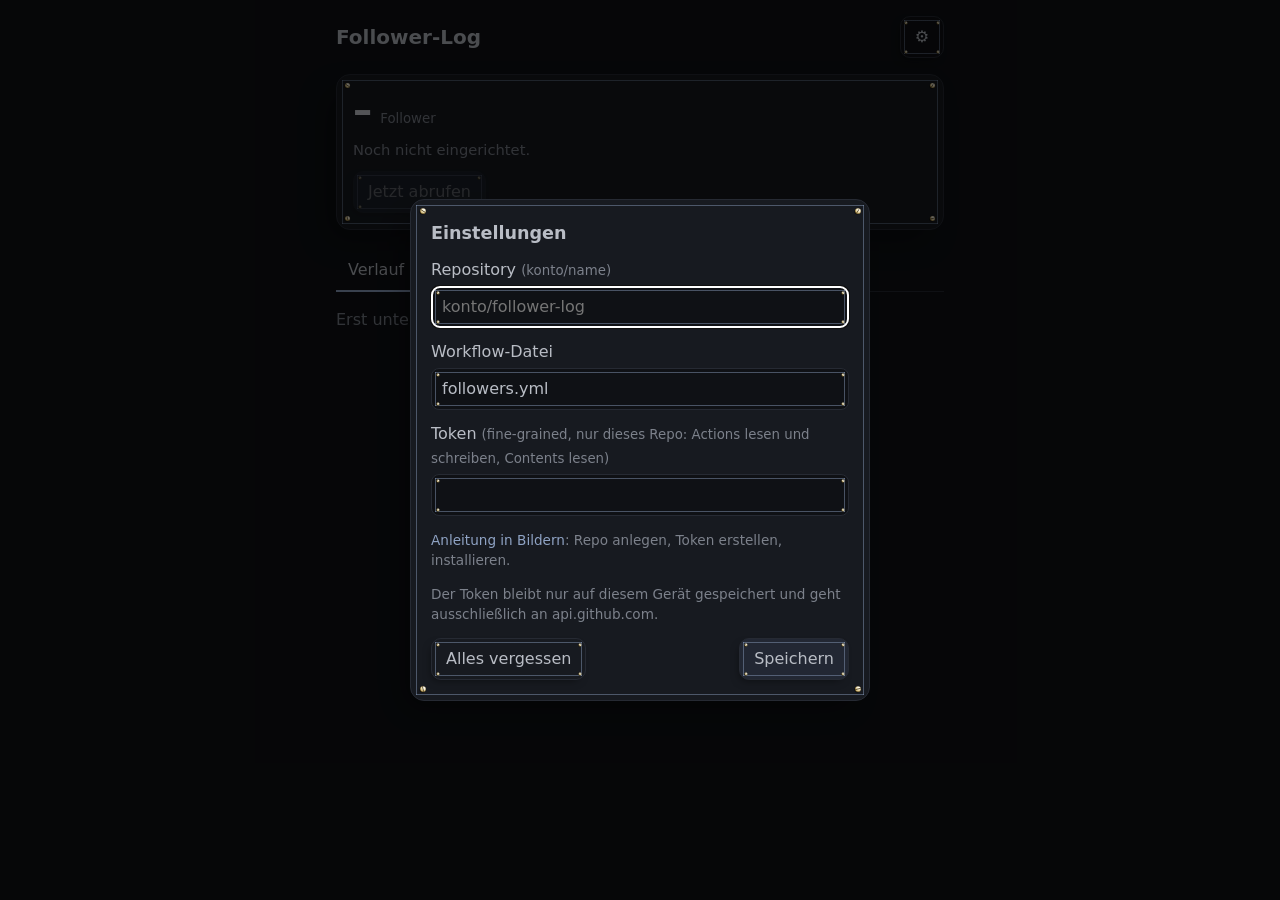
<file: docs/index.html>
<!doctype html>
<html lang="de">
<head>
<meta charset="utf-8">
<meta name="viewport" content="width=device-width, initial-scale=1, viewport-fit=cover">
<title>Follower-Log</title>
<meta name="description" content="Wer folgt dir auf GitHub, wer ist gegangen? Startet beim Öffnen deinen Follower-Workflow.">
<!-- Link-Vorschau. og:image muss absolut sein, Crawler lösen relative Pfade nicht auf.
     Wer die App selbst hostet, trägt hier die eigene Adresse ein. -->
<meta property="og:type" content="website">
<meta property="og:url" content="https://dennismit2n.github.io/follower-log-vorlage/">
<meta property="og:title" content="Follower-Log">
<meta property="og:description" content="Wer folgt dir auf GitHub, wer ist gegangen? Eine Vorlage für dein eigenes Logbuch, mit kleiner App fürs Handy.">
<meta property="og:image" content="https://dennismit2n.github.io/follower-log-vorlage/og.png">
<meta property="og:image:width" content="1200">
<meta property="og:image:height" content="630">
<meta property="og:image:alt" content="Dunkle Grafik: das Symbol und der Name Follower-Log in Rot und Grün, darunter „Wer folgt dir, wer ist gegangen?“ und die Zeile Kostenlos, GitHub-Vorlage, läuft in deinem eigenen Repo.">
<meta property="og:locale" content="de_DE">
<meta name="twitter:card" content="summary_large_image">
<meta name="theme-color" content="#0f1115">
<meta name="color-scheme" content="dark">
<link rel="manifest" href="manifest.webmanifest">
<link rel="icon" href="icon.svg" type="image/svg+xml">
<link rel="apple-touch-icon" href="icon-192.png">
<link rel="stylesheet" href="style.css?v=4">
</head>
<body>
<header class="kopf">
  <h1>Follower-Log</h1>
  <div class="knoepfe">
    <button id="installieren" class="knopf" hidden>Installieren</button>
    <button id="einstellungenKnopf" class="knopf leise" aria-label="Einstellungen">⚙</button>
  </div>
</header>

<main>
  <section class="karte stand">
    <div class="zahl"><span id="anzahl">–</span><small id="anzahlText">Follower</small></div>
    <p id="status" class="status">Lade …</p>
    <button id="abrufen" class="knopf">Jetzt abrufen</button>
  </section>

  <nav class="reiter" role="tablist">
    <button role="tab" aria-selected="true" data-reiter="verlauf">Verlauf</button>
    <button role="tab" aria-selected="false" data-reiter="liste">Alle Follower</button>
  </nav>

  <section id="verlauf" class="bereich"></section>
  <section id="liste" class="bereich" hidden>
    <input id="suche" type="search" placeholder="Suchen …" autocomplete="off">
    <ul id="namen" class="namen"></ul>
  </section>
</main>

<dialog id="einstellungen">
  <form method="dialog" id="formular">
    <h2>Einstellungen</h2>
    <label>Repository <small>(konto/name)</small>
      <input id="repo" required placeholder="konto/follower-log" autocomplete="off" autocapitalize="off" spellcheck="false">
    </label>
    <label>Workflow-Datei
      <input id="workflow" required value="followers.yml" autocomplete="off" autocapitalize="off" spellcheck="false">
    </label>
    <label>Token <small>(fine-grained, nur dieses Repo: Actions lesen und schreiben, Contents lesen)</small>
      <input id="token" type="password" required autocomplete="off" spellcheck="false">
    </label>
    <p class="hinweis"><a href="anleitung/">Anleitung in Bildern</a>: Repo anlegen, Token erstellen, installieren.</p>
    <p class="hinweis">Der Token bleibt nur auf diesem Gerät gespeichert und geht ausschließlich an api.github.com.</p>
    <div class="zeile">
      <button type="button" id="vergessen" class="knopf leise">Alles vergessen</button>
      <button type="submit" class="knopf">Speichern</button>
    </div>
  </form>
</dialog>

<script src="app.js?v=1"></script>
</body>
</html>
</file>
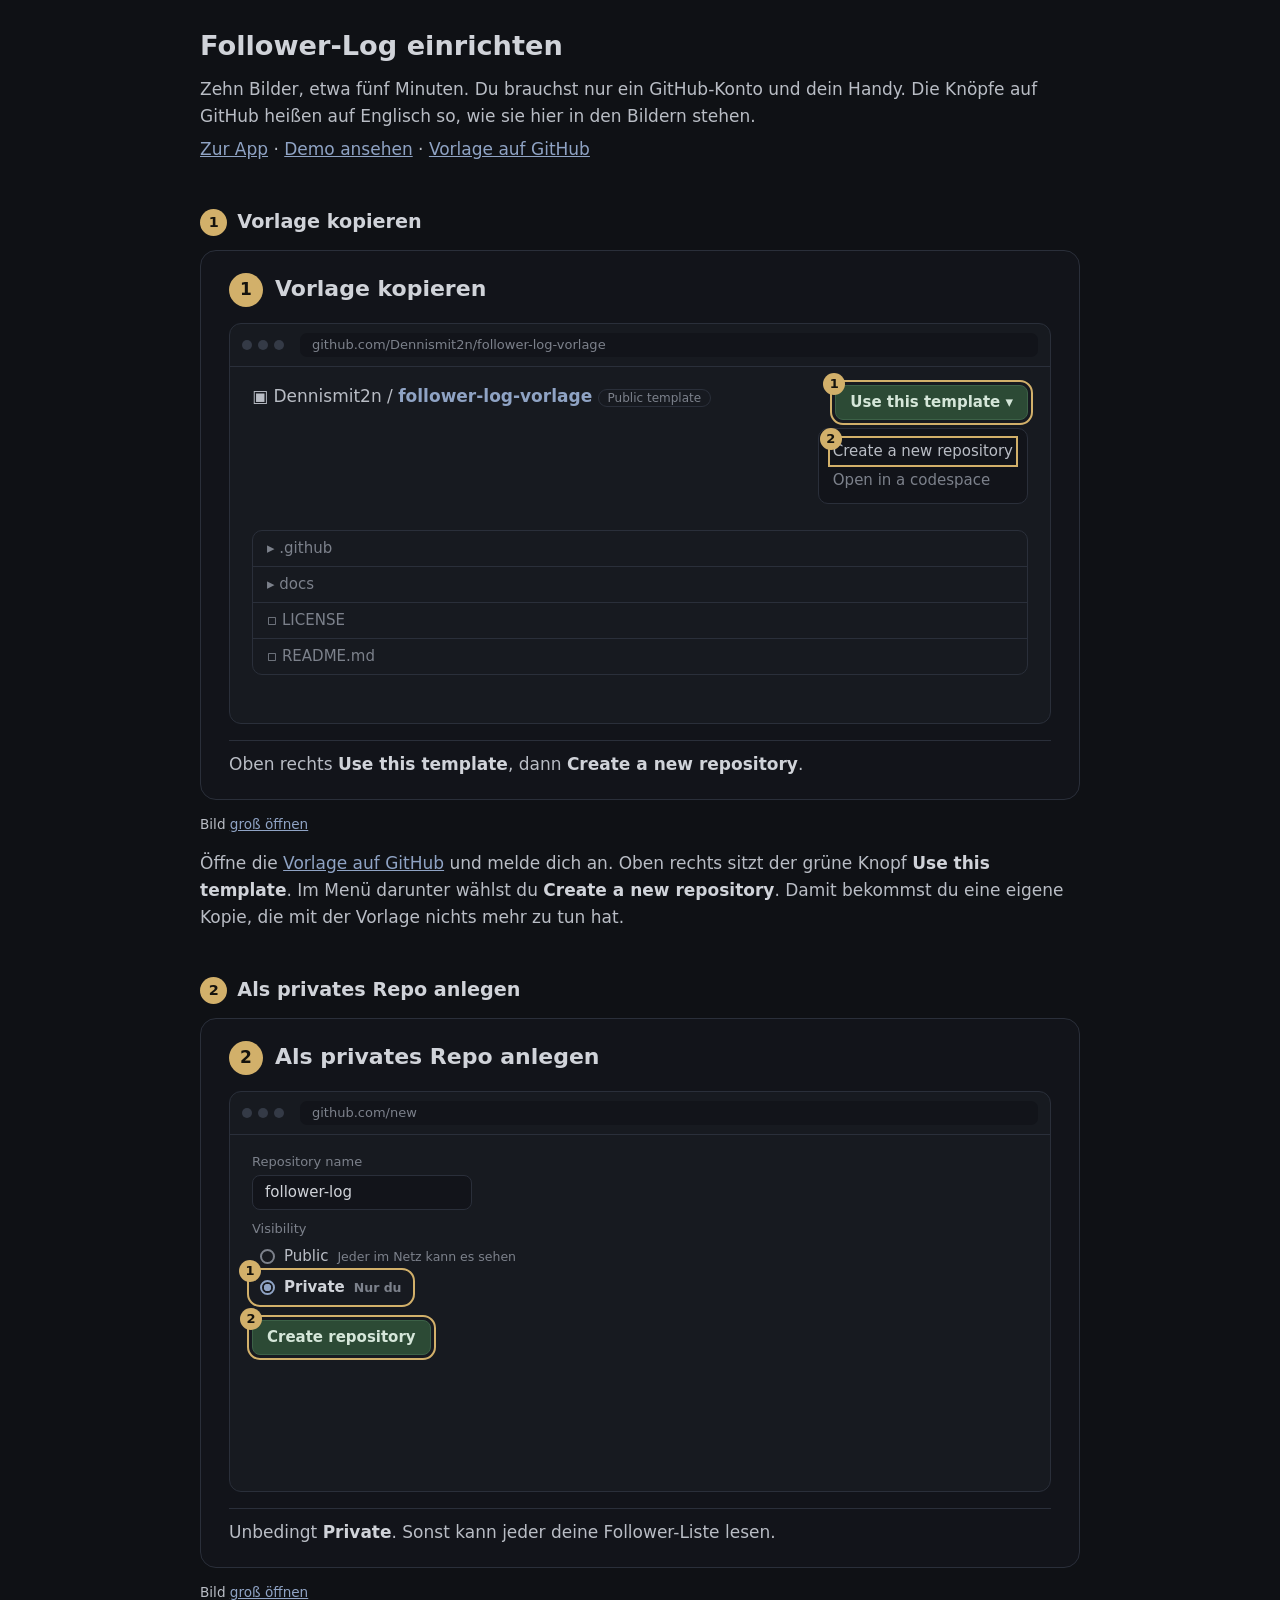
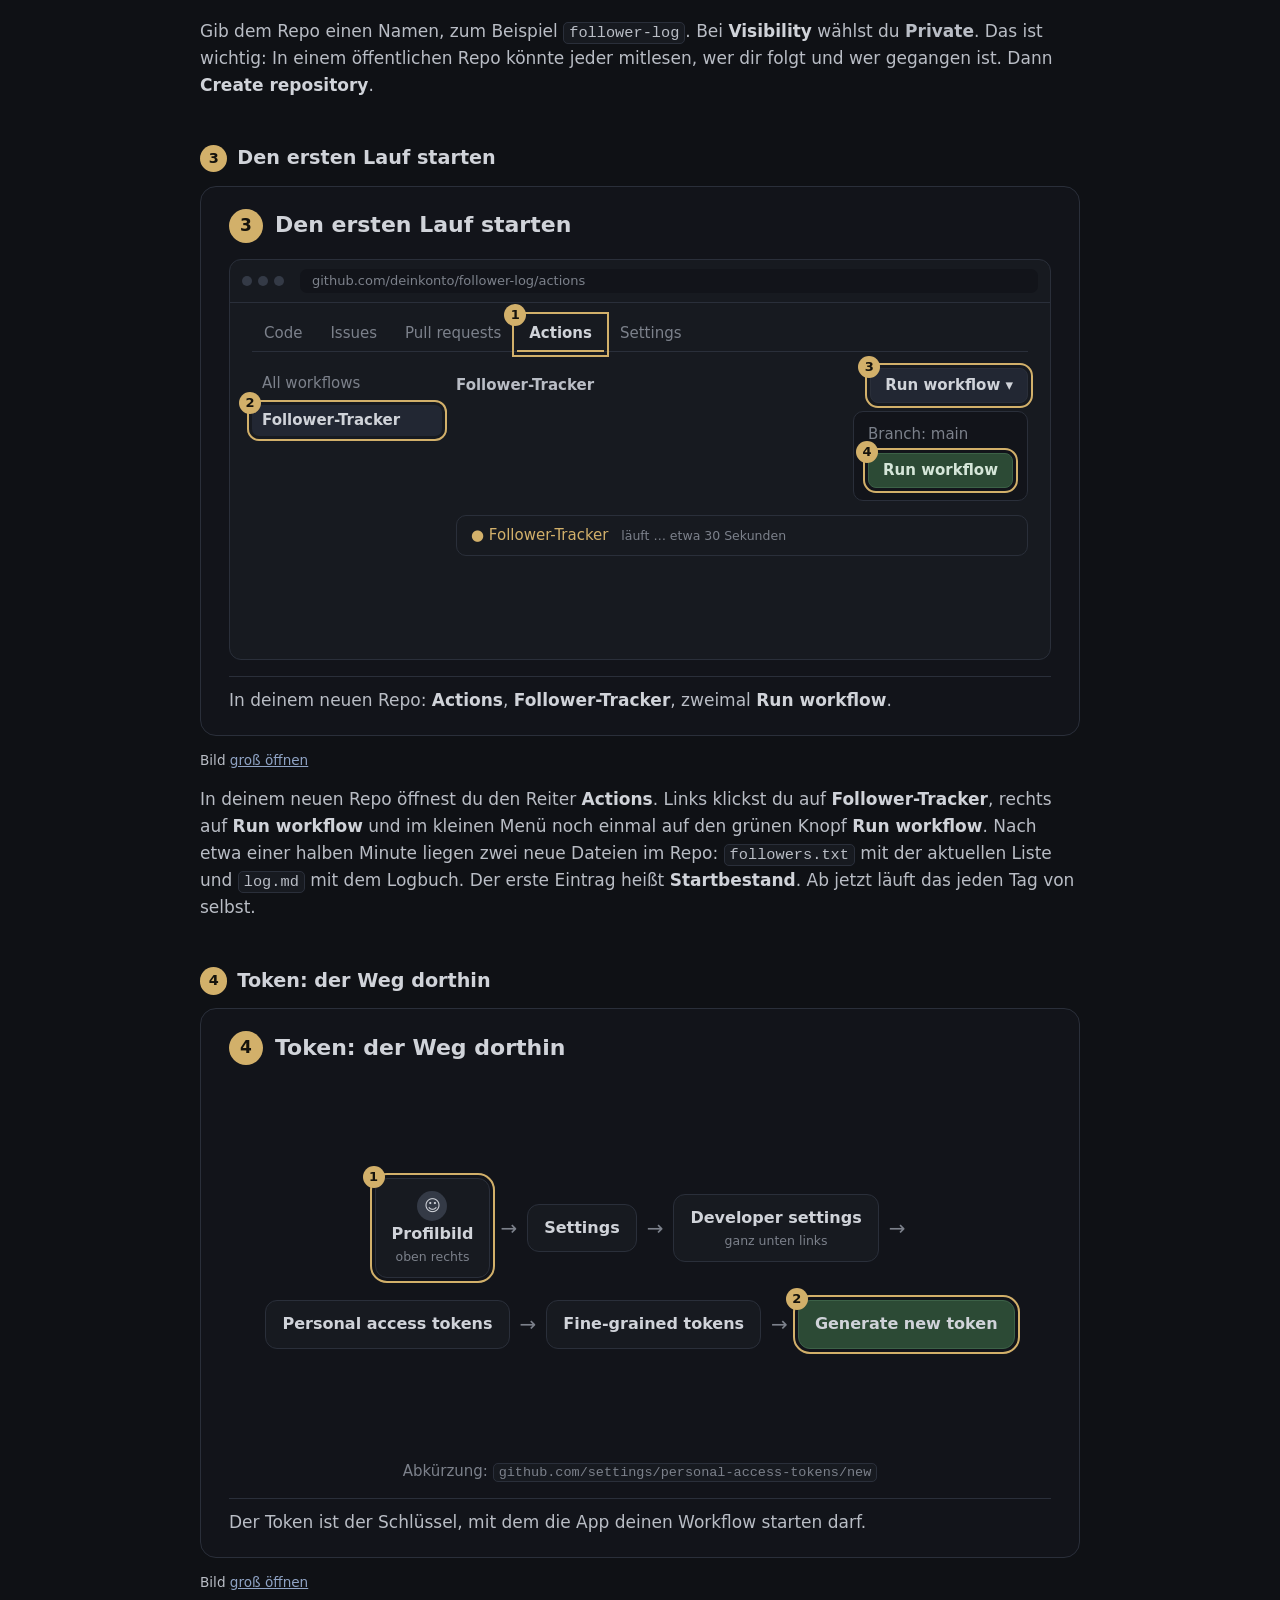
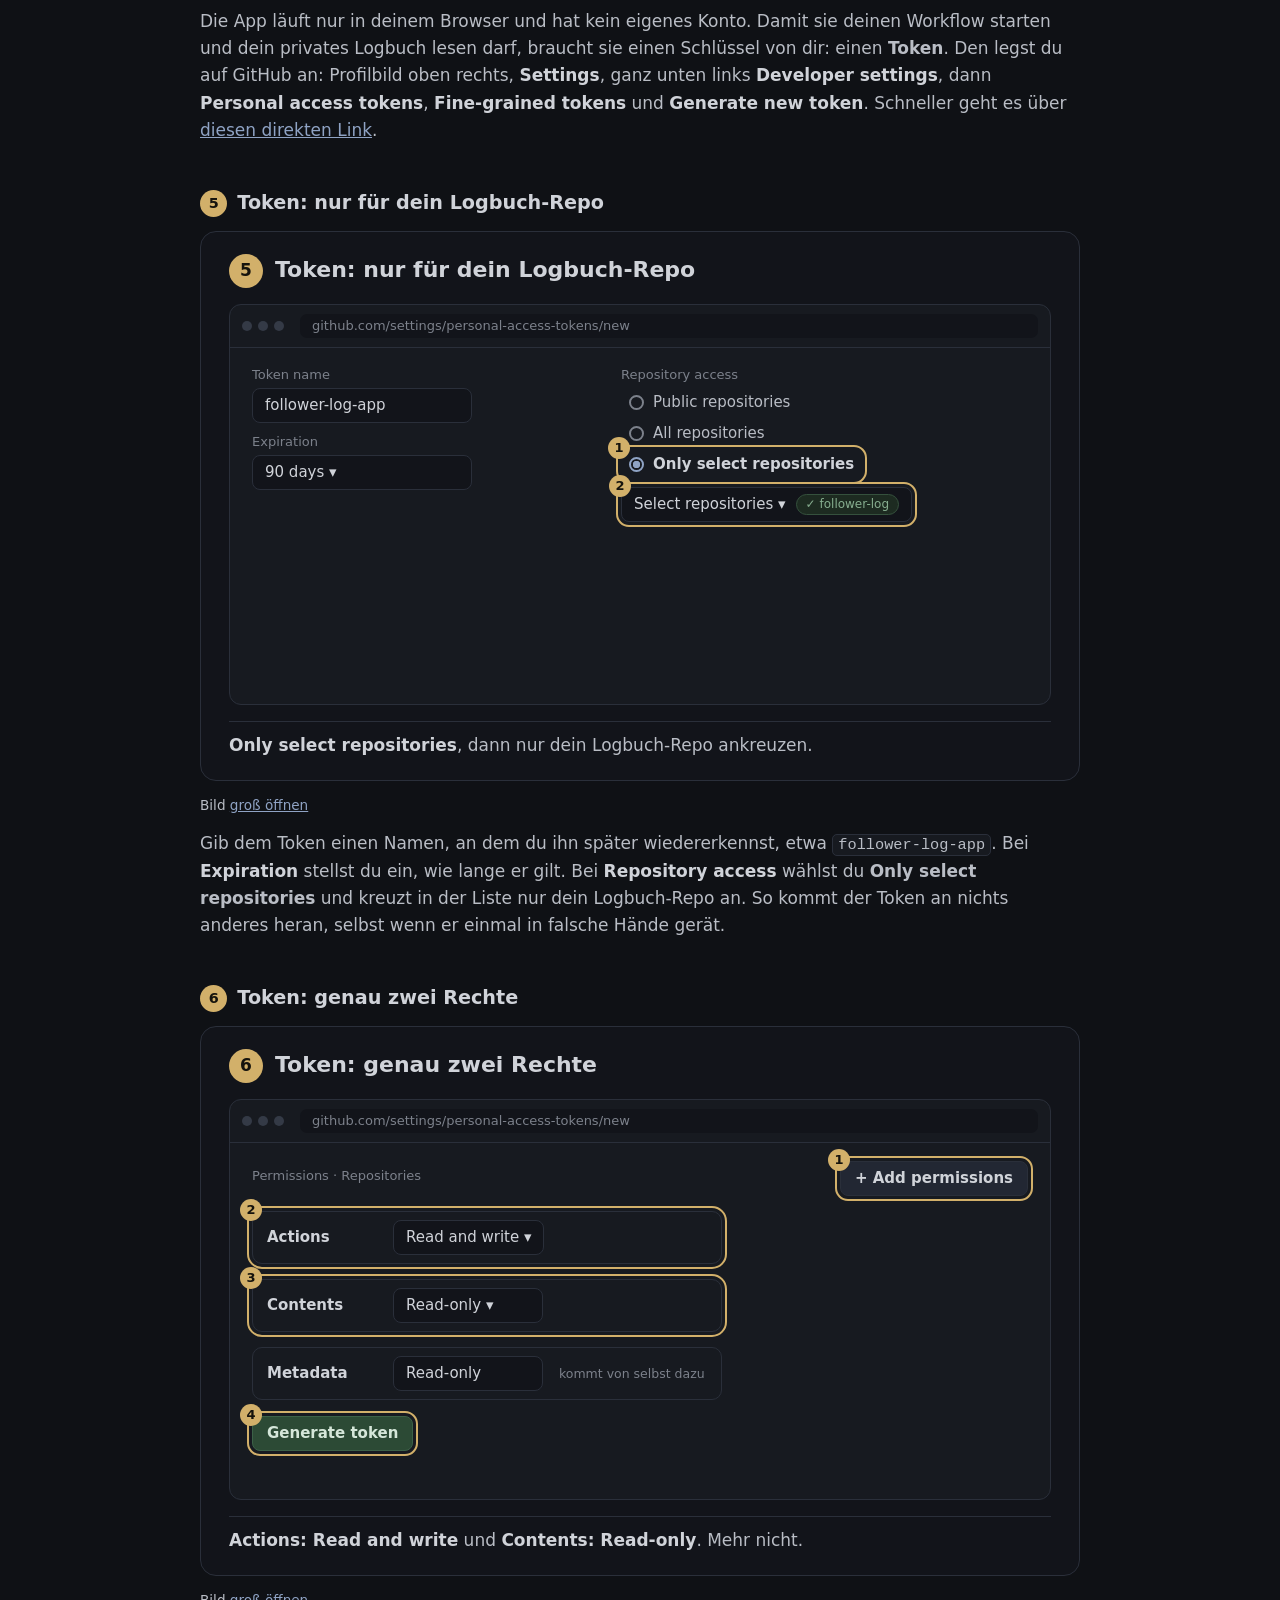
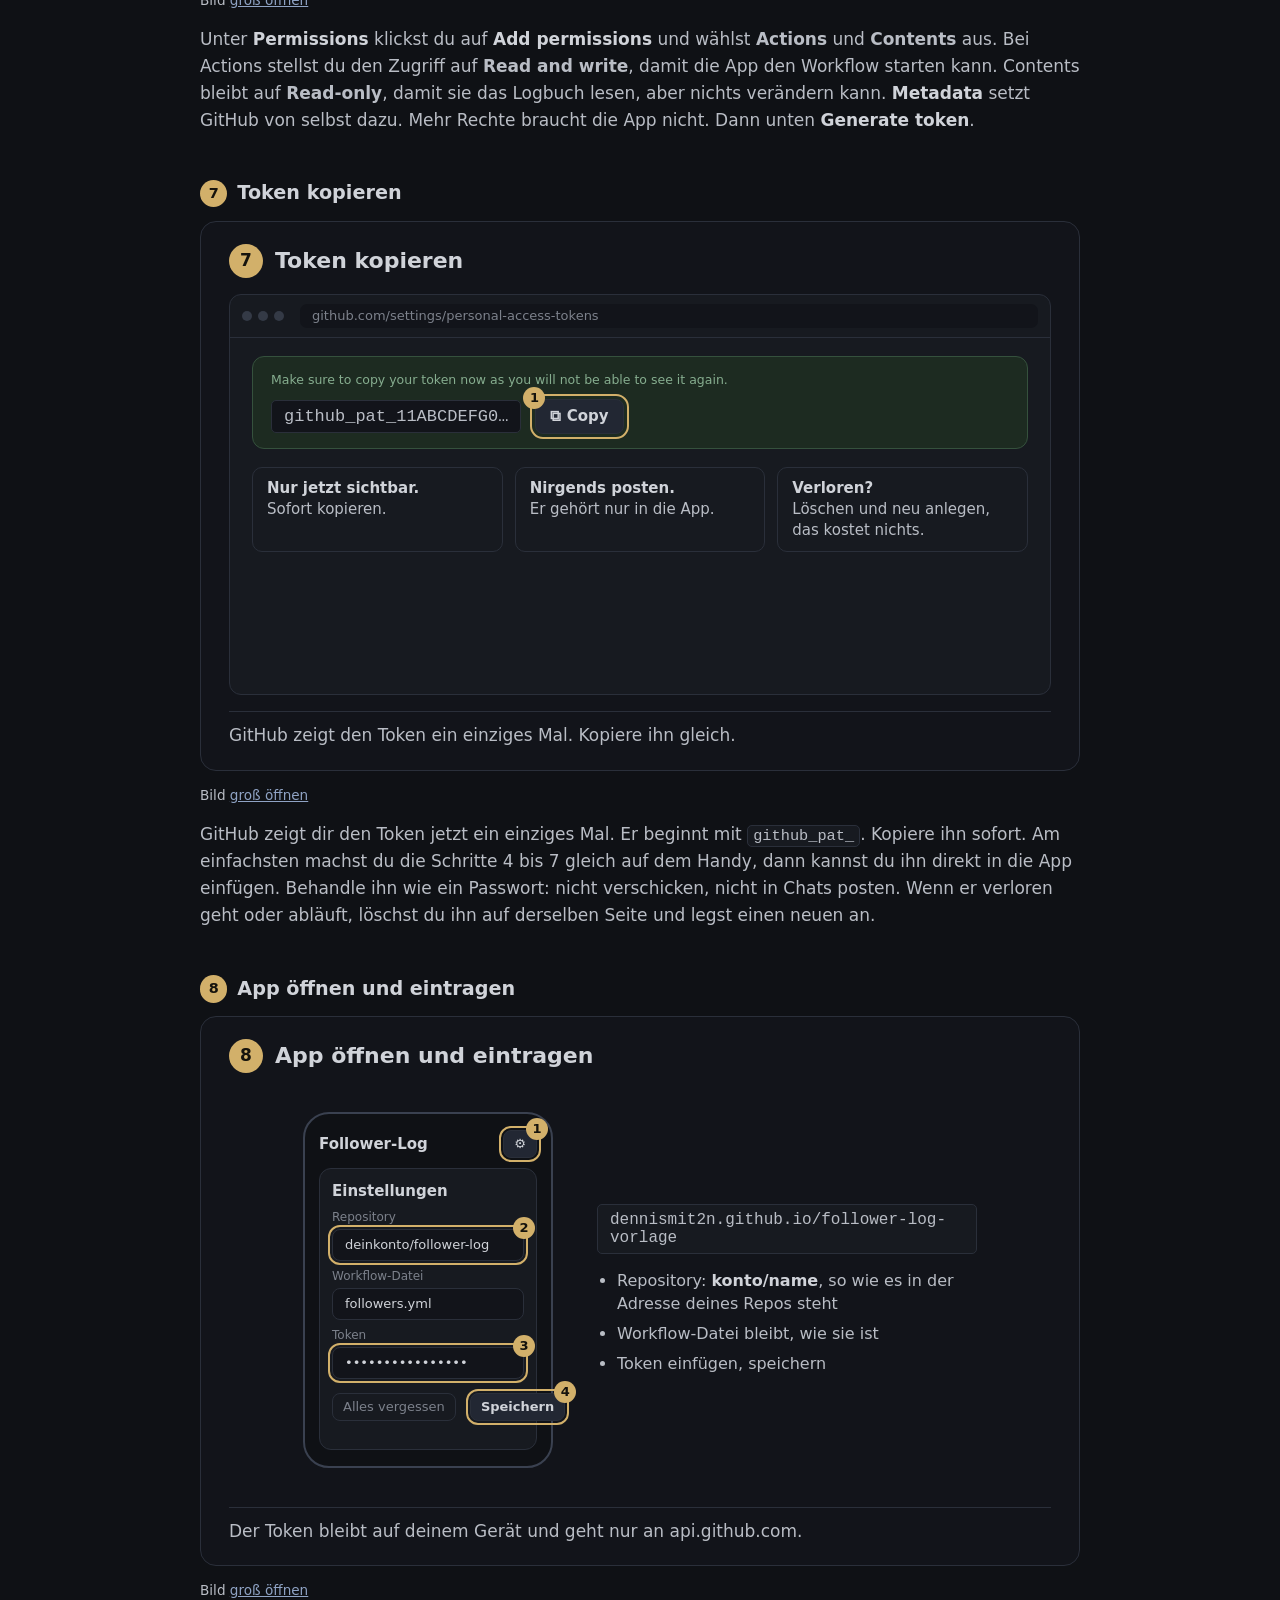
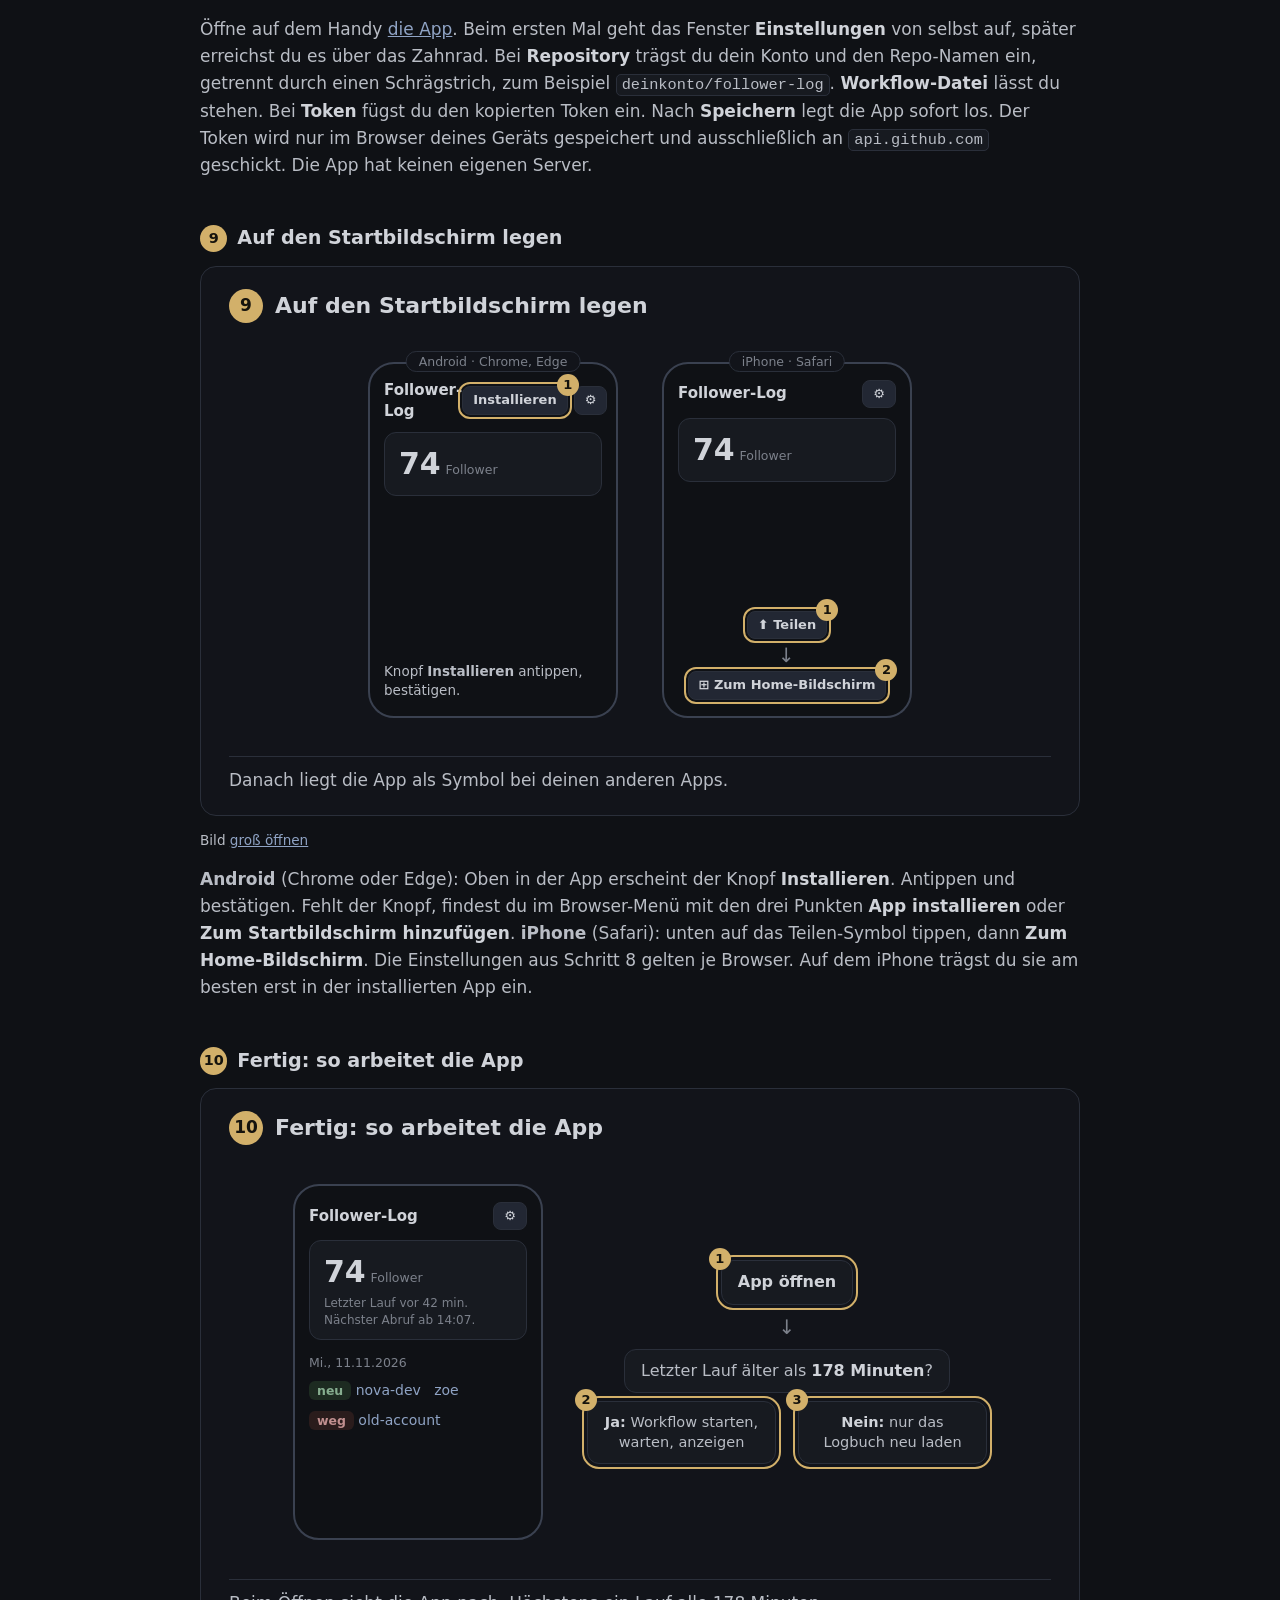
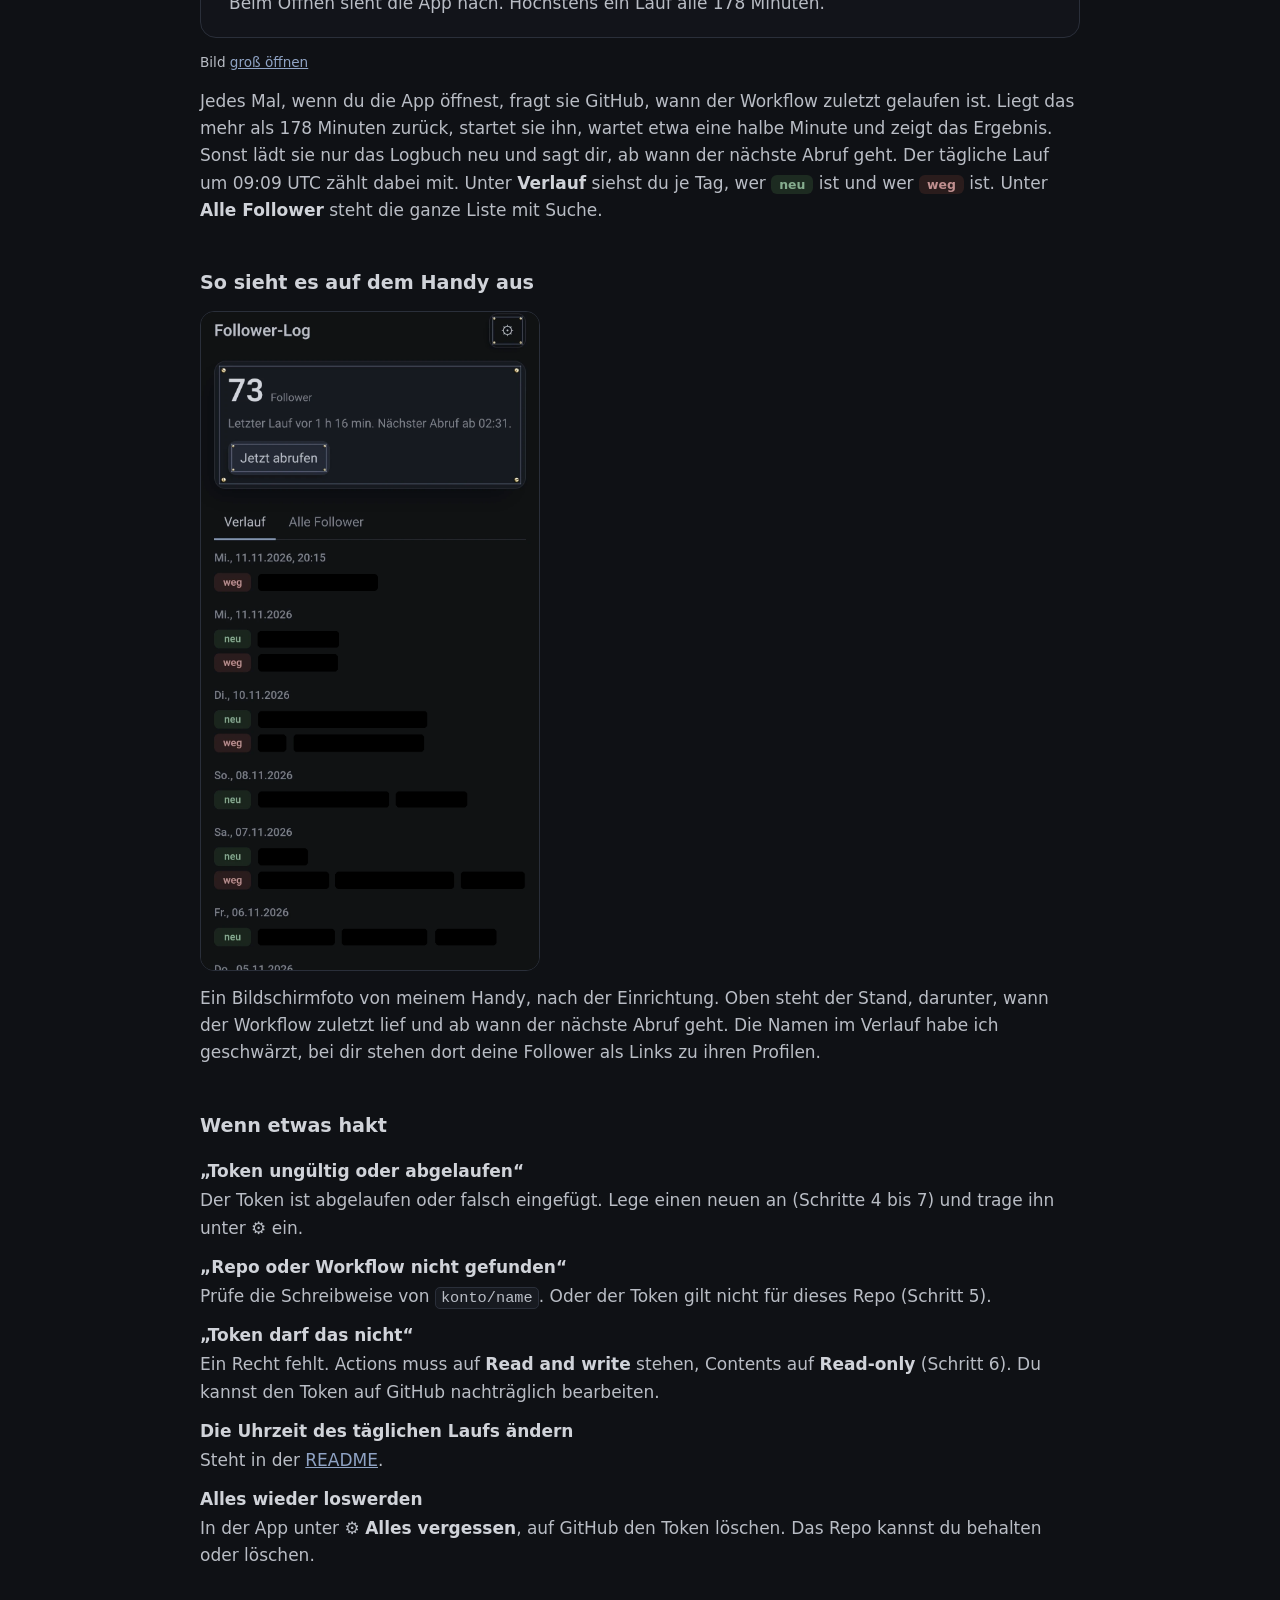
<file: docs/anleitung/index.html>
<!doctype html>
<html lang="de">
<head>
<meta charset="utf-8">
<meta name="viewport" content="width=device-width, initial-scale=1">
<title>Follower-Log einrichten</title>
<meta name="description" content="Schritt für Schritt in Bildern: Vorlage kopieren, Token anlegen, App einrichten und installieren.">
<meta name="theme-color" content="#0f1115">
<meta name="color-scheme" content="dark">
<link rel="icon" href="../icon.svg" type="image/svg+xml">
<link rel="stylesheet" href="anleitung.css?v=2">
</head>
<body>
<header class="seitenkopf">
  <h1>Follower-Log einrichten</h1>
  <p>Zehn Bilder, etwa fünf Minuten. Du brauchst nur ein GitHub-Konto und dein Handy. Die Knöpfe auf GitHub heißen auf Englisch so, wie sie hier in den Bildern stehen.</p>
  <p><a href="../">Zur App</a> · <a href="../?demo">Demo ansehen</a> · <a href="https://github.com/Dennismit2n/follower-log-vorlage">Vorlage auf GitHub</a></p>
</header>

<main>

<!-- 1 -->
<section class="schritt">
  <h2><span>1</span> Vorlage kopieren</h2>
  <div class="bild" id="b01">
    <div class="titel"><b>1</b> Vorlage kopieren</div>
    <div class="fenster">
      <div class="leiste"><i></i><i></i><i></i><span class="adresse">github.com/Dennismit2n/follower-log-vorlage</span></div>
      <div class="inhalt">
        <div class="reihe zwischen">
          <div class="reponame">▣ Dennismit2n / <b>follower-log-vorlage</b> <span class="schild">Public template</span></div>
          <div class="stapel">
            <span class="k gruen ziel">Use this template ▾</span>
            <div class="menue"><span class="ziel zwei">Create a new repository</span><span class="blass">Open in a codespace</span></div>
          </div>
        </div>
        <div class="dateien"><span>▸ .github</span><span>▸ docs</span><span>▫ LICENSE</span><span>▫ README.md</span></div>
      </div>
    </div>
    <div class="unten">Oben rechts <em>Use this template</em>, dann <em>Create a new repository</em>.</div>
  </div>
  <p>Öffne die <a href="https://github.com/Dennismit2n/follower-log-vorlage">Vorlage auf GitHub</a> und melde dich an. Oben rechts sitzt der grüne Knopf <em>Use this template</em>. Im Menü darunter wählst du <em>Create a new repository</em>. Damit bekommst du eine eigene Kopie, die mit der Vorlage nichts mehr zu tun hat.</p>
</section>

<!-- 2 -->
<section class="schritt">
  <h2><span>2</span> Als privates Repo anlegen</h2>
  <div class="bild" id="b02">
    <div class="titel"><b>2</b> Als privates Repo anlegen</div>
    <div class="fenster">
      <div class="leiste"><i></i><i></i><i></i><span class="adresse">github.com/new</span></div>
      <div class="inhalt formular">
        <label>Repository name</label>
        <div class="feld">follower-log</div>
        <label>Visibility</label>
        <div class="wahl"><span class="punkt"></span> Public <small>Jeder im Netz kann es sehen</small></div>
        <div class="wahl an ziel"><span class="punkt"></span> Private <small>Nur du</small></div>
        <span class="k gruen ziel zwei">Create repository</span>
      </div>
    </div>
    <div class="unten">Unbedingt <em>Private</em>. Sonst kann jeder deine Follower-Liste lesen.</div>
  </div>
  <p>Gib dem Repo einen Namen, zum Beispiel <code>follower-log</code>. Bei <em>Visibility</em> wählst du <strong>Private</strong>. Das ist wichtig: In einem öffentlichen Repo könnte jeder mitlesen, wer dir folgt und wer gegangen ist. Dann <em>Create repository</em>.</p>
</section>

<!-- 3 -->
<section class="schritt">
  <h2><span>3</span> Den ersten Lauf starten</h2>
  <div class="bild" id="b03">
    <div class="titel"><b>3</b> Den ersten Lauf starten</div>
    <div class="fenster">
      <div class="leiste"><i></i><i></i><i></i><span class="adresse">github.com/deinkonto/follower-log/actions</span></div>
      <div class="inhalt">
        <div class="tabs"><span>Code</span><span>Issues</span><span>Pull requests</span><span class="aktiv ziel">Actions</span><span>Settings</span></div>
        <div class="reihe oben">
          <div class="seite"><span class="blass">All workflows</span><span class="gewaehlt ziel zwei">Follower-Tracker</span></div>
          <div class="haupt">
            <div class="reihe zwischen"><b>Follower-Tracker</b><span class="k ziel drei">Run workflow ▾</span></div>
            <div class="menue rechts"><span class="blass">Branch: main</span><span class="k gruen ziel vier">Run workflow</span></div>
            <div class="lauf">● Follower-Tracker <small>läuft … etwa 30 Sekunden</small></div>
          </div>
        </div>
      </div>
    </div>
    <div class="unten">In deinem neuen Repo: <em>Actions</em>, <em>Follower-Tracker</em>, zweimal <em>Run workflow</em>.</div>
  </div>
  <p>In deinem neuen Repo öffnest du den Reiter <em>Actions</em>. Links klickst du auf <em>Follower-Tracker</em>, rechts auf <em>Run workflow</em> und im kleinen Menü noch einmal auf den grünen Knopf <em>Run workflow</em>. Nach etwa einer halben Minute liegen zwei neue Dateien im Repo: <code>followers.txt</code> mit der aktuellen Liste und <code>log.md</code> mit dem Logbuch. Der erste Eintrag heißt <em>Startbestand</em>. Ab jetzt läuft das jeden Tag von selbst.</p>
</section>

<!-- 4 -->
<section class="schritt">
  <h2><span>4</span> Token: der Weg dorthin</h2>
  <div class="bild" id="b04">
    <div class="titel"><b>4</b> Token: der Weg dorthin</div>
    <div class="pfad">
      <div class="station ziel"><span class="rund">☺</span>Profilbild<small>oben rechts</small></div><u>→</u>
      <div class="station">Settings</div><u>→</u>
      <div class="station">Developer settings<small>ganz unten links</small></div><u>→</u>
      <div class="station">Personal access tokens</div><u>→</u>
      <div class="station">Fine-grained tokens</div><u>→</u>
      <div class="station gruenrand ziel zwei">Generate new token</div>
    </div>
    <div class="kurz">Abkürzung: <code>github.com/settings/personal-access-tokens/new</code></div>
    <div class="unten">Der Token ist der Schlüssel, mit dem die App deinen Workflow starten darf.</div>
  </div>
  <p>Die App läuft nur in deinem Browser und hat kein eigenes Konto. Damit sie deinen Workflow starten und dein privates Logbuch lesen darf, braucht sie einen Schlüssel von dir: einen <strong>Token</strong>. Den legst du auf GitHub an: Profilbild oben rechts, <em>Settings</em>, ganz unten links <em>Developer settings</em>, dann <em>Personal access tokens</em>, <em>Fine-grained tokens</em> und <em>Generate new token</em>. Schneller geht es über <a href="https://github.com/settings/personal-access-tokens/new">diesen direkten Link</a>.</p>
</section>

<!-- 5 -->
<section class="schritt">
  <h2><span>5</span> Token: nur für dein Logbuch-Repo</h2>
  <div class="bild" id="b05">
    <div class="titel"><b>5</b> Token: nur für dein Logbuch-Repo</div>
    <div class="fenster">
      <div class="leiste"><i></i><i></i><i></i><span class="adresse">github.com/settings/personal-access-tokens/new</span></div>
      <div class="inhalt formular zweispaltig">
        <div>
          <label>Token name</label><div class="feld">follower-log-app</div>
          <label>Expiration</label><div class="feld">90 days ▾</div>
        </div>
        <div>
          <label>Repository access</label>
          <div class="wahl"><span class="punkt"></span> Public repositories</div>
          <div class="wahl"><span class="punkt"></span> All repositories</div>
          <div class="wahl an ziel"><span class="punkt"></span> Only select repositories</div>
          <div class="feld ziel zwei">Select repositories ▾ <span class="schild gruen">✓ follower-log</span></div>
        </div>
      </div>
    </div>
    <div class="unten"><em>Only select repositories</em>, dann nur dein Logbuch-Repo ankreuzen.</div>
  </div>
  <p>Gib dem Token einen Namen, an dem du ihn später wiedererkennst, etwa <code>follower-log-app</code>. Bei <em>Expiration</em> stellst du ein, wie lange er gilt. Bei <em>Repository access</em> wählst du <strong>Only select repositories</strong> und kreuzt in der Liste nur dein Logbuch-Repo an. So kommt der Token an nichts anderes heran, selbst wenn er einmal in falsche Hände gerät.</p>
</section>

<!-- 6 -->
<section class="schritt">
  <h2><span>6</span> Token: genau zwei Rechte</h2>
  <div class="bild" id="b06">
    <div class="titel"><b>6</b> Token: genau zwei Rechte</div>
    <div class="fenster">
      <div class="leiste"><i></i><i></i><i></i><span class="adresse">github.com/settings/personal-access-tokens/new</span></div>
      <div class="inhalt formular">
        <div class="reihe zwischen"><label>Permissions · Repositories</label><span class="k ziel">+ Add permissions</span></div>
        <div class="recht ziel zwei"><b>Actions</b><span class="feld schmal">Read and write ▾</span></div>
        <div class="recht ziel drei"><b>Contents</b><span class="feld schmal">Read-only ▾</span></div>
        <div class="recht blass"><b>Metadata</b><span class="feld schmal">Read-only</span><small>kommt von selbst dazu</small></div>
        <span class="k gruen ziel vier">Generate token</span>
      </div>
    </div>
    <div class="unten"><em>Actions: Read and write</em> und <em>Contents: Read-only</em>. Mehr nicht.</div>
  </div>
  <p>Unter <em>Permissions</em> klickst du auf <em>Add permissions</em> und wählst <strong>Actions</strong> und <strong>Contents</strong> aus. Bei Actions stellst du den Zugriff auf <strong>Read and write</strong>, damit die App den Workflow starten kann. Contents bleibt auf <strong>Read-only</strong>, damit sie das Logbuch lesen, aber nichts verändern kann. <em>Metadata</em> setzt GitHub von selbst dazu. Mehr Rechte braucht die App nicht. Dann unten <em>Generate token</em>.</p>
</section>

<!-- 7 -->
<section class="schritt">
  <h2><span>7</span> Token kopieren</h2>
  <div class="bild" id="b07">
    <div class="titel"><b>7</b> Token kopieren</div>
    <div class="fenster">
      <div class="leiste"><i></i><i></i><i></i><span class="adresse">github.com/settings/personal-access-tokens</span></div>
      <div class="inhalt">
        <div class="tokenkasten">
          <small>Make sure to copy your token now as you will not be able to see it again.</small>
          <div class="reihe"><code class="token">github_pat_11ABCDEFG0…</code><span class="k ziel">⧉ Copy</span></div>
        </div>
        <div class="merk">
          <div><b>Nur jetzt sichtbar.</b> Sofort kopieren.</div>
          <div><b>Nirgends posten.</b> Er gehört nur in die App.</div>
          <div><b>Verloren?</b> Löschen und neu anlegen, das kostet nichts.</div>
        </div>
      </div>
    </div>
    <div class="unten">GitHub zeigt den Token ein einziges Mal. Kopiere ihn gleich.</div>
  </div>
  <p>GitHub zeigt dir den Token jetzt ein einziges Mal. Er beginnt mit <code>github_pat_</code>. Kopiere ihn sofort. Am einfachsten machst du die Schritte 4 bis 7 gleich auf dem Handy, dann kannst du ihn direkt in die App einfügen. Behandle ihn wie ein Passwort: nicht verschicken, nicht in Chats posten. Wenn er verloren geht oder abläuft, löschst du ihn auf derselben Seite und legst einen neuen an.</p>
</section>

<!-- 8 -->
<section class="schritt">
  <h2><span>8</span> App öffnen und eintragen</h2>
  <div class="bild" id="b08">
    <div class="titel"><b>8</b> App öffnen und eintragen</div>
    <div class="reihe mitte weit">
      <div class="handy">
        <div class="hkopf"><b>Follower-Log</b><span class="k klein ziel">⚙</span></div>
        <div class="dialog">
          <b>Einstellungen</b>
          <label>Repository</label><div class="feld ziel zwei">deinkonto/follower-log</div>
          <label>Workflow-Datei</label><div class="feld">followers.yml</div>
          <label>Token</label><div class="feld ziel drei">••••••••••••••••</div>
          <div class="reihe zwischen"><span class="k klein blassk">Alles vergessen</span><span class="k klein ziel vier">Speichern</span></div>
        </div>
      </div>
      <div class="notiz">
        <code>dennismit2n.github.io/<wbr>follower-log-vorlage</code>
        <ul>
          <li>Repository: <b>konto/name</b>, so wie es in der Adresse deines Repos steht</li>
          <li>Workflow-Datei bleibt, wie sie ist</li>
          <li>Token einfügen, speichern</li>
        </ul>
      </div>
    </div>
    <div class="unten">Der Token bleibt auf deinem Gerät und geht nur an api.github.com.</div>
  </div>
  <p>Öffne auf dem Handy <a href="../">die App</a>. Beim ersten Mal geht das Fenster <em>Einstellungen</em> von selbst auf, später erreichst du es über das Zahnrad. Bei <em>Repository</em> trägst du dein Konto und den Repo-Namen ein, getrennt durch einen Schrägstrich, zum Beispiel <code>deinkonto/follower-log</code>. <em>Workflow-Datei</em> lässt du stehen. Bei <em>Token</em> fügst du den kopierten Token ein. Nach <em>Speichern</em> legt die App sofort los. Der Token wird nur im Browser deines Geräts gespeichert und ausschließlich an <code>api.github.com</code> geschickt. Die App hat keinen eigenen Server.</p>
</section>

<!-- 9 -->
<section class="schritt">
  <h2><span>9</span> Auf den Startbildschirm legen</h2>
  <div class="bild" id="b09">
    <div class="titel"><b>9</b> Auf den Startbildschirm legen</div>
    <div class="reihe mitte weit">
      <div class="handy">
        <div class="hschild">Android · Chrome, Edge</div>
        <div class="hkopf"><b>Follower-Log</b><span class="reihe eng"><span class="k klein ziel">Installieren</span><span class="k klein">⚙</span></span></div>
        <div class="karte"><span class="gross">74</span> <small>Follower</small></div>
        <div class="hinw">Knopf <b>Installieren</b> antippen, bestätigen.</div>
      </div>
      <div class="handy">
        <div class="hschild">iPhone · Safari</div>
        <div class="hkopf"><b>Follower-Log</b><span class="k klein">⚙</span></div>
        <div class="karte"><span class="gross">74</span> <small>Follower</small></div>
        <div class="teilen"><span class="k klein ziel">⬆ Teilen</span><u>→</u><span class="k klein ziel zwei">⊞ Zum Home-Bildschirm</span></div>
      </div>
    </div>
    <div class="unten">Danach liegt die App als Symbol bei deinen anderen Apps.</div>
  </div>
  <p><strong>Android</strong> (Chrome oder Edge): Oben in der App erscheint der Knopf <em>Installieren</em>. Antippen und bestätigen. Fehlt der Knopf, findest du im Browser-Menü mit den drei Punkten <em>App installieren</em> oder <em>Zum Startbildschirm hinzufügen</em>. <strong>iPhone</strong> (Safari): unten auf das Teilen-Symbol tippen, dann <em>Zum Home-Bildschirm</em>. Die Einstellungen aus Schritt 8 gelten je Browser. Auf dem iPhone trägst du sie am besten erst in der installierten App ein.</p>
</section>

<!-- 10 -->
<section class="schritt">
  <h2><span>10</span> Fertig: so arbeitet die App</h2>
  <div class="bild" id="b10">
    <div class="titel"><b>10</b> Fertig: so arbeitet die App</div>
    <div class="reihe mitte weit">
      <div class="handy">
        <div class="hkopf"><b>Follower-Log</b><span class="k klein">⚙</span></div>
        <div class="karte"><span class="gross">74</span> <small>Follower</small><div class="blass kleinertext">Letzter Lauf vor 42 min. Nächster Abruf ab 14:07.</div></div>
        <div class="tag">Mi., 11.11.2026</div>
        <div class="zeile"><span class="m neu">neu</span> nova-dev &nbsp; zoe</div>
        <div class="zeile"><span class="m weg">weg</span> old-account</div>
      </div>
      <div class="ablauf">
        <div class="ziel"><b>App öffnen</b></div><u>↓</u>
        <div>Letzter Lauf älter als <b>178 Minuten</b>?</div>
        <div class="gabel">
          <div class="ziel zwei"><b>Ja:</b> Workflow starten, warten, anzeigen</div>
          <div class="ziel drei"><b>Nein:</b> nur das Logbuch neu laden</div>
        </div>
      </div>
    </div>
    <div class="unten">Beim Öffnen sieht die App nach. Höchstens ein Lauf alle 178 Minuten.</div>
  </div>
  <p>Jedes Mal, wenn du die App öffnest, fragt sie GitHub, wann der Workflow zuletzt gelaufen ist. Liegt das mehr als 178 Minuten zurück, startet sie ihn, wartet etwa eine halbe Minute und zeigt das Ergebnis. Sonst lädt sie nur das Logbuch neu und sagt dir, ab wann der nächste Abruf geht. Der tägliche Lauf um 09:09 UTC zählt dabei mit. Unter <em>Verlauf</em> siehst du je Tag, wer <span class="m neu">neu</span> ist und wer <span class="m weg">weg</span> ist. Unter <em>Alle Follower</em> steht die ganze Liste mit Suche.</p>
</section>

<section class="schritt echt">
  <h2>So sieht es auf dem Handy aus</h2>
  <img src="handy.png" width="1027" height="2000" loading="lazy" alt="Die App auf dem Handy: 73 Follower, letzter Lauf vor 1 h 16 min, nächster Abruf ab 02:31, darunter der Verlauf je Tag mit grünen Marken neu und roten Marken weg. Die Namen sind geschwärzt.">
  <p>Ein Bildschirmfoto von meinem Handy, nach der Einrichtung. Oben steht der Stand, darunter, wann der Workflow zuletzt lief und ab wann der nächste Abruf geht. Die Namen im Verlauf habe ich geschwärzt, bei dir stehen dort deine Follower als Links zu ihren Profilen.</p>
</section>

<section class="schritt fragen">
  <h2>Wenn etwas hakt</h2>
  <dl>
    <dt>„Token ungültig oder abgelaufen“</dt><dd>Der Token ist abgelaufen oder falsch eingefügt. Lege einen neuen an (Schritte 4 bis 7) und trage ihn unter ⚙ ein.</dd>
    <dt>„Repo oder Workflow nicht gefunden“</dt><dd>Prüfe die Schreibweise von <code>konto/name</code>. Oder der Token gilt nicht für dieses Repo (Schritt 5).</dd>
    <dt>„Token darf das nicht“</dt><dd>Ein Recht fehlt. Actions muss auf <em>Read and write</em> stehen, Contents auf <em>Read-only</em> (Schritt 6). Du kannst den Token auf GitHub nachträglich bearbeiten.</dd>
    <dt>Die Uhrzeit des täglichen Laufs ändern</dt><dd>Steht in der <a href="https://github.com/Dennismit2n/follower-log-vorlage#uhrzeit-ändern">README</a>.</dd>
    <dt>Alles wieder loswerden</dt><dd>In der App unter ⚙ <em>Alles vergessen</em>, auf GitHub den Token löschen. Das Repo kannst du behalten oder löschen.</dd>
  </dl>
</section>

</main>
<script>
// Verkleinert die Bilder als Ganzes, wenn der Bildschirm schmaler ist als 880 Pixel.
// Auf dem Handy bleiben sie lesbar groß und lassen sich seitlich wischen.
function anpassen() {
  const breite = document.querySelector("main").clientWidth;
  document.documentElement.style.setProperty("--z", Math.max(0.62, Math.min(1, breite / 880)));
}
addEventListener("resize", anpassen);
anpassen();
document.querySelectorAll(".bild").forEach((bild, i) => {
  const rahmen = document.createElement("div");
  rahmen.className = "wischen";
  bild.replaceWith(rahmen);
  rahmen.append(bild);
  const p = document.createElement("p");
  p.className = "gross-link";
  p.append("Bild ");
  const a = document.createElement("a");
  a.href = "schritt-" + String(i + 1).padStart(2, "0") + ".png";
  a.textContent = "groß öffnen";
  p.append(a);
  rahmen.after(p);
});
</script>
</body>
</html>
</file>
<file: docs/style.css>
:root {
  --grund: #0f1115;
  --flaeche: #171a20;
  --rand: #262a33;
  --text: #b9bdc5;
  --leise: #7c818b;
  --akzent: #8fa3c4;
  --neu: #86ad8f;
  --neu-grund: #1a261d;
  --weg: #c08f8f;
  --weg-grund: #2a1c1c;
}
* { box-sizing: border-box; }
html { background: var(--grund); }
body {
  margin: 0 auto; max-width: 640px; min-height: 100vh;
  padding: max(16px, env(safe-area-inset-top)) 16px 32px;
  background: var(--grund); color: var(--text);
  font: 16px/1.5 system-ui, -apple-system, "Segoe UI", Roboto, sans-serif;
}
a { color: var(--akzent); text-decoration: none; }
a:hover { text-decoration: underline; }
.kopf { display: flex; align-items: center; justify-content: space-between; gap: 8px; margin-bottom: 16px; }
h1 { font-size: 1.25rem; font-weight: 600; margin: 0; color: var(--text); }
h2 { font-size: 1.1rem; margin: 0 0 12px; }
.knoepfe { display: flex; gap: 8px; }
.knopf {
  font: inherit; color: var(--text); background: #222733; border: 1px solid var(--rand);
  border-radius: 10px; padding: 8px 14px; cursor: pointer;
}
.knopf:disabled { opacity: .45; cursor: default; }
.knopf.leise { background: transparent; }
.karte { background: var(--flaeche); border: 1px solid var(--rand); border-radius: 14px; padding: 16px; }
.stand { display: grid; gap: 10px; justify-items: start; }
.zahl { display: flex; align-items: baseline; gap: 8px; }
.zahl span { font-size: 2.4rem; font-weight: 600; line-height: 1; color: #d0d3d9; }
.zahl small { color: var(--leise); }
.status { margin: 0; color: var(--leise); font-size: .92rem; }
.status.fehler { color: var(--weg); }
.status.laeuft::before {
  content: ""; display: inline-block; width: .7em; height: .7em; margin-right: .5em;
  border: 2px solid var(--leise); border-top-color: transparent; border-radius: 50%;
  animation: dreh 1s linear infinite; vertical-align: -1px;
}
@keyframes dreh { to { transform: rotate(360deg); } }
@media (prefers-reduced-motion: reduce) { .status.laeuft::before { animation: none; } }

.reiter { display: flex; gap: 4px; margin: 20px 0 12px; border-bottom: 1px solid var(--rand); }
.reiter button {
  font: inherit; background: none; border: 0; color: var(--leise); padding: 8px 12px; cursor: pointer;
  border-bottom: 2px solid transparent; margin-bottom: -1px;
}
.reiter button[aria-selected="true"] { color: var(--text); border-bottom-color: var(--akzent); }

.tag { margin: 0 0 18px; }
.tag h3 { font-size: .85rem; font-weight: 500; color: var(--leise); margin: 0 0 6px; }
.eintrag { display: flex; gap: 10px; align-items: flex-start; margin: 4px 0; }
.marke {
  flex: none; min-width: 3.6em; text-align: center; font-size: .78rem; font-weight: 600;
  border-radius: 6px; padding: 2px 6px; margin-top: 2px;
}
.marke.neu { color: var(--neu); background: var(--neu-grund); }
.marke.weg { color: var(--weg); background: var(--weg-grund); }
.marke.start { color: var(--leise); background: #1d2027; }
.eintrag .wer { display: flex; flex-wrap: wrap; gap: 4px 12px; }
details summary { cursor: pointer; color: var(--leise); }
.leer { color: var(--leise); }

#suche {
  width: 100%; font: inherit; color: var(--text); background: var(--flaeche);
  border: 1px solid var(--rand); border-radius: 10px; padding: 8px 12px; margin-bottom: 10px;
}
.namen { list-style: none; padding: 0; margin: 0; columns: 2; column-gap: 16px; }
.namen li { padding: 3px 0; break-inside: avoid; overflow-wrap: anywhere; }
@media (max-width: 380px) { .namen { columns: 1; } }

dialog {
  background: var(--flaeche); color: var(--text); border: 1px solid var(--rand); border-radius: 14px;
  width: min(92vw, 460px); padding: 20px;
}
dialog::backdrop { background: rgba(0, 0, 0, .6); }
label { display: block; margin-bottom: 12px; }
label small { color: var(--leise); }
label input {
  display: block; width: 100%; margin-top: 4px; font: inherit; color: var(--text);
  background: var(--grund); border: 1px solid var(--rand); border-radius: 8px; padding: 8px 10px;
}
.hinweis { font-size: .85rem; color: var(--leise); }
.zeile { display: flex; justify-content: space-between; gap: 8px; }

/* Beschlag (12.11.2026): Alles mit Rahmen trägt einen eckigen Innenrahmen in der Rundung und
   vier kleine Schrauben in Weißgold, wie die Kacheln der Startseite. Licht von rechts
   oben, darum fallen die Schatten nach links unten. Der Beschlag liegt als acht
   Hintergrund-Ebenen (--beschlag: vier Schrauben, vier Linien) vor dem eigenen Grund
   jedes Bauteils. Die Namen beginnen mit bsl-, weil viele Werkzeuge --bg selbst
   für ihre Hintergrundfarbe benutzen. --bsl-i Abstand des Rahmens von der Innenkante, --bsl-g Schraubengröße,
   --bsl-a Abstand der Schraube vom Rahmen, --bsl-l Linienfarbe. Gebaut mit einbau.py. */
:root {
  --schraube-1: url("data:image/svg+xml,%3Csvg xmlns='http://www.w3.org/2000/svg' viewBox='0 0 12 12'%3E%3Cdefs%3E%3CradialGradient id='s' cx='42%' cy='58%' r='50%'%3E%3Cstop offset='55%' stop-opacity='.6'/%3E%3Cstop offset='100%' stop-opacity='0'/%3E%3C/radialGradient%3E%3CradialGradient id='k' cx='66%' cy='30%' r='78%'%3E%3Cstop offset='0' stop-color='%23FFFFFF'/%3E%3Cstop offset='.2' stop-color='%23FFFCEE'/%3E%3Cstop offset='.5' stop-color='%23F1E4BC'/%3E%3Cstop offset='.8' stop-color='%23C4A964'/%3E%3Cstop offset='1' stop-color='%237A6226'/%3E%3C/radialGradient%3E%3ClinearGradient id='m' x1='1' y1='0' x2='0' y2='1'%3E%3Cstop offset='0' stop-color='%238A6A22' stop-opacity='.55'/%3E%3Cstop offset='.5' stop-color='%23FFF3C4' stop-opacity='0'/%3E%3Cstop offset='1' stop-color='%23FFFBEA' stop-opacity='.7'/%3E%3C/linearGradient%3E%3C/defs%3E%3Ccircle cx='5.1' cy='6.9' r='5' fill='url(%23s)'/%3E%3Ccircle cx='6' cy='6' r='4.3' fill='url(%23k)'/%3E%3Ccircle cx='6' cy='6' r='4.3' fill='none' stroke='%23553E0C' stroke-opacity='.6' stroke-width='.45'/%3E%3Ccircle cx='6' cy='6' r='2.9' fill='none' stroke='url(%23m)' stroke-width='.5'/%3E%3Cg transform='rotate(32 6 6)'%3E%3Cpath d='M2.5 6h7' stroke='%233A2A07' stroke-width='1.2' stroke-linecap='round'/%3E%3Cpath d='M2.7 6.62h6.6' stroke='%23FFF7DA' stroke-opacity='.75' stroke-width='.3' stroke-linecap='round'/%3E%3C/g%3E%3Cellipse cx='7.7' cy='3.9' rx='1.05' ry='.6' transform='rotate(-35 7.7 3.9)' fill='%23FFFFFF' fill-opacity='.9'/%3E%3C/svg%3E");
  --schraube-2: url("data:image/svg+xml,%3Csvg xmlns='http://www.w3.org/2000/svg' viewBox='0 0 12 12'%3E%3Cdefs%3E%3CradialGradient id='s' cx='42%' cy='58%' r='50%'%3E%3Cstop offset='55%' stop-opacity='.6'/%3E%3Cstop offset='100%' stop-opacity='0'/%3E%3C/radialGradient%3E%3CradialGradient id='k' cx='66%' cy='30%' r='78%'%3E%3Cstop offset='0' stop-color='%23FFFFFF'/%3E%3Cstop offset='.2' stop-color='%23FFFCEE'/%3E%3Cstop offset='.5' stop-color='%23F1E4BC'/%3E%3Cstop offset='.8' stop-color='%23C4A964'/%3E%3Cstop offset='1' stop-color='%237A6226'/%3E%3C/radialGradient%3E%3ClinearGradient id='m' x1='1' y1='0' x2='0' y2='1'%3E%3Cstop offset='0' stop-color='%238A6A22' stop-opacity='.55'/%3E%3Cstop offset='.5' stop-color='%23FFF3C4' stop-opacity='0'/%3E%3Cstop offset='1' stop-color='%23FFFBEA' stop-opacity='.7'/%3E%3C/linearGradient%3E%3C/defs%3E%3Ccircle cx='5.1' cy='6.9' r='5' fill='url(%23s)'/%3E%3Ccircle cx='6' cy='6' r='4.3' fill='url(%23k)'/%3E%3Ccircle cx='6' cy='6' r='4.3' fill='none' stroke='%23553E0C' stroke-opacity='.6' stroke-width='.45'/%3E%3Ccircle cx='6' cy='6' r='2.9' fill='none' stroke='url(%23m)' stroke-width='.5'/%3E%3Cg transform='rotate(-58 6 6)'%3E%3Cpath d='M2.5 6h7' stroke='%233A2A07' stroke-width='1.2' stroke-linecap='round'/%3E%3Cpath d='M2.7 6.62h6.6' stroke='%23FFF7DA' stroke-opacity='.75' stroke-width='.3' stroke-linecap='round'/%3E%3C/g%3E%3Cellipse cx='7.7' cy='3.9' rx='1.05' ry='.6' transform='rotate(-35 7.7 3.9)' fill='%23FFFFFF' fill-opacity='.9'/%3E%3C/svg%3E");
  --schraube-3: url("data:image/svg+xml,%3Csvg xmlns='http://www.w3.org/2000/svg' viewBox='0 0 12 12'%3E%3Cdefs%3E%3CradialGradient id='s' cx='42%' cy='58%' r='50%'%3E%3Cstop offset='55%' stop-opacity='.6'/%3E%3Cstop offset='100%' stop-opacity='0'/%3E%3C/radialGradient%3E%3CradialGradient id='k' cx='66%' cy='30%' r='78%'%3E%3Cstop offset='0' stop-color='%23FFFFFF'/%3E%3Cstop offset='.2' stop-color='%23FFFCEE'/%3E%3Cstop offset='.5' stop-color='%23F1E4BC'/%3E%3Cstop offset='.8' stop-color='%23C4A964'/%3E%3Cstop offset='1' stop-color='%237A6226'/%3E%3C/radialGradient%3E%3ClinearGradient id='m' x1='1' y1='0' x2='0' y2='1'%3E%3Cstop offset='0' stop-color='%238A6A22' stop-opacity='.55'/%3E%3Cstop offset='.5' stop-color='%23FFF3C4' stop-opacity='0'/%3E%3Cstop offset='1' stop-color='%23FFFBEA' stop-opacity='.7'/%3E%3C/linearGradient%3E%3C/defs%3E%3Ccircle cx='5.1' cy='6.9' r='5' fill='url(%23s)'/%3E%3Ccircle cx='6' cy='6' r='4.3' fill='url(%23k)'/%3E%3Ccircle cx='6' cy='6' r='4.3' fill='none' stroke='%23553E0C' stroke-opacity='.6' stroke-width='.45'/%3E%3Ccircle cx='6' cy='6' r='2.9' fill='none' stroke='url(%23m)' stroke-width='.5'/%3E%3Cg transform='rotate(78 6 6)'%3E%3Cpath d='M2.5 6h7' stroke='%233A2A07' stroke-width='1.2' stroke-linecap='round'/%3E%3Cpath d='M2.7 6.62h6.6' stroke='%23FFF7DA' stroke-opacity='.75' stroke-width='.3' stroke-linecap='round'/%3E%3C/g%3E%3Cellipse cx='7.7' cy='3.9' rx='1.05' ry='.6' transform='rotate(-35 7.7 3.9)' fill='%23FFFFFF' fill-opacity='.9'/%3E%3C/svg%3E");
  --schraube-4: url("data:image/svg+xml,%3Csvg xmlns='http://www.w3.org/2000/svg' viewBox='0 0 12 12'%3E%3Cdefs%3E%3CradialGradient id='s' cx='42%' cy='58%' r='50%'%3E%3Cstop offset='55%' stop-opacity='.6'/%3E%3Cstop offset='100%' stop-opacity='0'/%3E%3C/radialGradient%3E%3CradialGradient id='k' cx='66%' cy='30%' r='78%'%3E%3Cstop offset='0' stop-color='%23FFFFFF'/%3E%3Cstop offset='.2' stop-color='%23FFFCEE'/%3E%3Cstop offset='.5' stop-color='%23F1E4BC'/%3E%3Cstop offset='.8' stop-color='%23C4A964'/%3E%3Cstop offset='1' stop-color='%237A6226'/%3E%3C/radialGradient%3E%3ClinearGradient id='m' x1='1' y1='0' x2='0' y2='1'%3E%3Cstop offset='0' stop-color='%238A6A22' stop-opacity='.55'/%3E%3Cstop offset='.5' stop-color='%23FFF3C4' stop-opacity='0'/%3E%3Cstop offset='1' stop-color='%23FFFBEA' stop-opacity='.7'/%3E%3C/linearGradient%3E%3C/defs%3E%3Ccircle cx='5.1' cy='6.9' r='5' fill='url(%23s)'/%3E%3Ccircle cx='6' cy='6' r='4.3' fill='url(%23k)'/%3E%3Ccircle cx='6' cy='6' r='4.3' fill='none' stroke='%23553E0C' stroke-opacity='.6' stroke-width='.45'/%3E%3Ccircle cx='6' cy='6' r='2.9' fill='none' stroke='url(%23m)' stroke-width='.5'/%3E%3Cg transform='rotate(-14 6 6)'%3E%3Cpath d='M2.5 6h7' stroke='%233A2A07' stroke-width='1.2' stroke-linecap='round'/%3E%3Cpath d='M2.7 6.62h6.6' stroke='%23FFF7DA' stroke-opacity='.75' stroke-width='.3' stroke-linecap='round'/%3E%3C/g%3E%3Cellipse cx='7.7' cy='3.9' rx='1.05' ry='.6' transform='rotate(-35 7.7 3.9)' fill='%23FFFFFF' fill-opacity='.9'/%3E%3C/svg%3E");
}
.knopf,
.karte,
#suche,
label input,
dialog {
  --bsl-i: 2px;
  --bsl-g: 4.5px;
  --bsl-a: 1px;
  --bsl-l: currentColor;
  --beschlag:
    var(--schraube-1) left calc(var(--bsl-i) + var(--bsl-a)) top calc(var(--bsl-i) + var(--bsl-a)) / var(--bsl-g) var(--bsl-g) no-repeat,
    var(--schraube-2) right calc(var(--bsl-i) + var(--bsl-a)) top calc(var(--bsl-i) + var(--bsl-a)) / var(--bsl-g) var(--bsl-g) no-repeat,
    var(--schraube-3) left calc(var(--bsl-i) + var(--bsl-a)) bottom calc(var(--bsl-i) + var(--bsl-a)) / var(--bsl-g) var(--bsl-g) no-repeat,
    var(--schraube-4) right calc(var(--bsl-i) + var(--bsl-a)) bottom calc(var(--bsl-i) + var(--bsl-a)) / var(--bsl-g) var(--bsl-g) no-repeat,
    linear-gradient(var(--bsl-l), var(--bsl-l)) center top var(--bsl-i) / calc(100% - 2 * var(--bsl-i)) 1px no-repeat,
    linear-gradient(var(--bsl-l), var(--bsl-l)) center bottom var(--bsl-i) / calc(100% - 2 * var(--bsl-i)) 1px no-repeat,
    linear-gradient(var(--bsl-l), var(--bsl-l)) left var(--bsl-i) center / 1px calc(100% - 2 * var(--bsl-i)) no-repeat,
    linear-gradient(var(--bsl-l), var(--bsl-l)) right var(--bsl-i) center / 1px calc(100% - 2 * var(--bsl-i)) no-repeat;
}
@supports (color: color-mix(in srgb, red 50%, transparent)) {
  .knopf { --bsl-l: color-mix(in srgb, var(--akzent) 45%, transparent); }
}
.knopf {
  --bsl-i: 3px;
  --bsl-g: 4px;
  --bsl-a: 0.5px;
  background: var(--beschlag), #222733;
  box-shadow: -3px 4px 8px -4px rgba(0, 0, 0, 0.5);
}
.knopf.leise { background: var(--beschlag), transparent; }
@supports (color: color-mix(in srgb, red 50%, transparent)) {
  .karte { --bsl-l: color-mix(in srgb, var(--akzent) 45%, transparent); }
}
.karte {
  --bsl-i: 5px;
  --bsl-g: 7px;
  --bsl-a: 2px;
  background: var(--beschlag), var(--flaeche);
  box-shadow: -12px 14px 30px -6px rgba(0, 0, 0, 0.34);
}
@supports (color: color-mix(in srgb, red 50%, transparent)) {
  #suche { --bsl-l: color-mix(in srgb, var(--akzent) 45%, transparent); }
}
#suche {
  --bsl-i: 3px;
  --bsl-g: 4px;
  --bsl-a: 0.5px;
  background: var(--beschlag), var(--flaeche);
}
@supports (color: color-mix(in srgb, red 50%, transparent)) {
  label input { --bsl-l: color-mix(in srgb, var(--akzent) 45%, transparent); }
}
label input {
  --bsl-i: 3px;
  --bsl-g: 4px;
  --bsl-a: 0.5px;
  background: var(--beschlag), var(--grund);
}
@supports (color: color-mix(in srgb, red 50%, transparent)) {
  dialog { --bsl-l: color-mix(in srgb, var(--akzent) 45%, transparent); }
}
dialog {
  --bsl-i: 5px;
  --bsl-g: 8px;
  --bsl-a: 2.5px;
  background: var(--beschlag), var(--flaeche);
  box-shadow: -12px 14px 30px -6px rgba(0, 0, 0, 0.34);
}
/* Hoher Kontrast kennt keine Schatten, der Beschlag bleibt. Gedruckt wird ohne beides. */
:root[data-vision="contrast"] :is(.knopf, .karte, dialog) { box-shadow: none; }
@media print {
  .knopf, .karte, #suche, label input, dialog { background-image: none !important; box-shadow: none !important; }
}
/* Ende Beschlag */
</file>
<file: docs/anleitung/anleitung.css>
:root {
  --grund: #0f1115; --flaeche: #171a20; --tiefer: #12141a; --rand: #2a2f3a;
  --text: #b9bdc5; --hell: #d0d3d9; --leise: #7c818b; --akzent: #8fa3c4;
  --gruen: #86ad8f; --gruen-grund: #1d2b21; --rot: #c08f8f; --rot-grund: #2a1c1c;
  --marke: #d2b06a;
}
* { box-sizing: border-box; }
html { background: var(--grund); }
body { margin: 0 auto; max-width: 928px; padding: 24px 24px 64px; background: var(--grund); color: var(--text);
  font: 17px/1.6 system-ui, -apple-system, "Segoe UI", Roboto, sans-serif; }
a { color: var(--akzent); }
code { font: .9em ui-monospace, Consolas, monospace; background: var(--flaeche); border: 1px solid var(--rand); border-radius: 5px; padding: 1px 5px; overflow-wrap: anywhere; }
em { font-style: normal; color: var(--hell); font-weight: 600; }
.seitenkopf h1 { font-size: 1.7rem; margin: 0 0 8px; color: var(--hell); }
.seitenkopf p { margin: 6px 0; }
.schritt { margin-top: 44px; }
.schritt h2 { font-size: 1.2rem; color: var(--hell); display: flex; align-items: center; gap: 10px; margin: 0 0 12px; }
.schritt h2 span { flex: none; width: 1.9em; height: 1.9em; border-radius: 50%; background: var(--marke); color: #15130d; display: grid; place-items: center; font-size: .9rem; }
.schritt > p { margin: 14px 0 0; }
.fragen dt { color: var(--hell); font-weight: 600; margin-top: 12px; }
.fragen dd { margin: 2px 0 0; }
.m { font-size: .78rem; font-weight: 600; border-radius: 6px; padding: 2px 8px; }
.m.neu { color: var(--gruen); background: var(--gruen-grund); }
.m.weg { color: var(--rot); background: var(--rot-grund); }

/* ---------- das Bild: feste Bühne 880 x 550, wird als Ganzes verkleinert ---------- */
.bild { width: 880px; height: 550px; zoom: var(--z, 1); position: relative; overflow: hidden;
  background: var(--tiefer); border: 1px solid var(--rand); border-radius: 16px; padding: 22px 28px;
  display: flex; flex-direction: column; gap: 16px; font-size: 15px; line-height: 1.4; }
.bild .titel { font-size: 22px; font-weight: 600; color: var(--hell); display: flex; align-items: center; gap: 12px; }
.bild .titel b { width: 34px; height: 34px; border-radius: 50%; background: var(--marke); color: #15130d; display: grid; place-items: center; font-size: 17px; }
.bild .unten { margin-top: auto; font-size: 17px; color: var(--text); border-top: 1px solid var(--rand); padding-top: 12px; }
.bild small { color: var(--leise); font-size: 12.5px; }
.bild u { text-decoration: none; color: var(--leise); font-size: 20px; }
.blass { color: var(--leise); }

.fenster { border: 1px solid var(--rand); border-radius: 12px; background: var(--flaeche); flex: 1; min-height: 0; display: flex; flex-direction: column; }
.leiste { display: flex; align-items: center; gap: 6px; padding: 9px 12px; border-bottom: 1px solid var(--rand); }
.leiste i { width: 10px; height: 10px; border-radius: 50%; background: #343a46; }
.adresse { margin-left: 10px; flex: 1; background: var(--tiefer); border-radius: 7px; padding: 3px 12px; color: var(--leise); font-size: 13px; }
.inhalt { padding: 18px 22px; flex: 1; position: relative; }
.reihe { display: flex; gap: 14px; align-items: center; }
.reihe.zwischen { justify-content: space-between; }
.reihe.oben { align-items: flex-start; }
.reihe.mitte { justify-content: center; flex: 1; min-height: 0; }
.reihe.weit { gap: 44px; }
.reihe.eng { gap: 6px; }
.stapel { display: flex; flex-direction: column; align-items: flex-end; gap: 8px; }

.k { display: inline-block; border: 1px solid var(--rand); background: #222733; color: var(--hell); border-radius: 8px; padding: 6px 14px; font-weight: 600; white-space: nowrap; }
.k.gruen { background: #2c4a35; border-color: #3c6147; color: #d5e6d9; }
.k.klein { padding: 4px 10px; font-size: 13px; }
.k.blassk { background: transparent; color: var(--leise); font-weight: 400; }
.schild { border: 1px solid var(--rand); border-radius: 20px; padding: 1px 9px; font-size: 12px; color: var(--leise); }
.schild.gruen { color: var(--gruen); border-color: #35513d; background: var(--gruen-grund); }
.menue { display: flex; flex-direction: column; gap: 8px; border: 1px solid var(--rand); background: var(--tiefer); border-radius: 10px; padding: 12px 14px; width: max-content; }
.menue.rechts { margin: 8px 0 0 auto; align-items: flex-start; }
.reponame { font-size: 17px; }
.reponame b { color: var(--akzent); }
.dateien { margin-top: 26px; border: 1px solid var(--rand); border-radius: 10px; display: grid; }
.dateien span { padding: 7px 14px; border-bottom: 1px solid var(--rand); color: var(--leise); }
.dateien span:last-child { border: 0; }

.formular label, .dialog label { display: block; color: var(--leise); font-size: 13px; margin: 10px 0 4px; }
.formular label:first-child { margin-top: 0; }
.feld { border: 1px solid var(--rand); background: var(--tiefer); border-radius: 8px; padding: 6px 12px; color: var(--hell); width: max-content; min-width: 220px; }
.feld.schmal { min-width: 150px; }
.wahl { display: flex; align-items: center; gap: 9px; padding: 4px 8px; width: max-content; border-radius: 8px; margin: 2px 0; }
.punkt { width: 15px; height: 15px; border-radius: 50%; border: 2px solid var(--leise); }
.wahl.an { color: var(--hell); font-weight: 600; }
.wahl.an .punkt { border-color: var(--akzent); background: radial-gradient(var(--akzent) 45%, transparent 50%); }
.formular > .k { margin-top: 16px; }
.zweispaltig { display: grid; grid-template-columns: 1fr 1.2fr; gap: 30px; }
.zweispaltig .feld.ziel { margin-top: 8px; display: flex; gap: 10px; align-items: center; }
.recht { display: flex; align-items: center; gap: 16px; border: 1px solid var(--rand); border-radius: 10px; padding: 8px 14px; margin-top: 10px; width: 470px; }
.recht b { width: 110px; color: var(--hell); }

.tabs { display: flex; gap: 4px; border-bottom: 1px solid var(--rand); margin: -4px 0 16px; }
.tabs span { padding: 6px 12px; color: var(--leise); border-bottom: 2px solid transparent; margin-bottom: -1px; }
.tabs .aktiv { color: var(--hell); border-color: var(--marke); font-weight: 600; }
.seite { display: flex; flex-direction: column; gap: 6px; width: 190px; }
.seite span { padding: 5px 10px; border-radius: 7px; }
.seite .gewaehlt { background: #222733; color: var(--hell); font-weight: 600; }
.haupt { flex: 1; }
.lauf { margin-top: 14px; border: 1px solid var(--rand); border-radius: 10px; padding: 9px 14px; color: var(--marke); }
.lauf small { margin-left: 8px; }

.pfad { display: flex; flex-wrap: wrap; align-items: center; justify-content: center; gap: 14px 10px; flex: 1; align-content: center; padding: 0 20px; }
.station { border: 1px solid var(--rand); background: var(--flaeche); border-radius: 12px; padding: 12px 16px; color: var(--hell); font-weight: 600; display: flex; flex-direction: column; align-items: center; gap: 2px; font-size: 16px; }
.station small { font-weight: 400; }
.station.gruenrand { background: #2c4a35; border-color: #3c6147; }
.rund { width: 30px; height: 30px; border-radius: 50%; background: #343a46; display: grid; place-items: center; }
.kurz { text-align: center; color: var(--leise); }

.tokenkasten { border: 1px solid #35513d; background: var(--gruen-grund); border-radius: 12px; padding: 14px 18px; display: grid; gap: 10px; }
.tokenkasten small { color: var(--gruen); }
.token { font-size: 17px; padding: 6px 12px; background: var(--tiefer); }
.merk { display: grid; grid-template-columns: repeat(3, 1fr); gap: 12px; margin-top: 18px; }
.merk div { border: 1px solid var(--rand); border-radius: 10px; padding: 10px 14px; }
.merk b { display: block; color: var(--hell); }

.handy { width: 250px; height: 356px; border: 2px solid #3a4150; border-radius: 26px; background: var(--grund); padding: 16px 14px; display: flex; flex-direction: column; gap: 10px; position: relative; flex: none; }
.hkopf { display: flex; justify-content: space-between; align-items: center; color: var(--hell); }
.hschild { position: absolute; top: -13px; left: 50%; transform: translateX(-50%); background: var(--tiefer); border: 1px solid var(--rand); border-radius: 20px; padding: 1px 12px; font-size: 12.5px; white-space: nowrap; color: var(--leise); }
.dialog { border: 1px solid var(--rand); background: var(--flaeche); border-radius: 12px; padding: 12px; flex: 1; }
.dialog b { color: var(--hell); }
.dialog .feld { width: 100%; min-width: 0; font-size: 13px; }
.dialog label { margin: 7px 0 3px; font-size: 12px; }
.dialog .reihe { margin-top: 14px; }
.karte { border: 1px solid var(--rand); background: var(--flaeche); border-radius: 12px; padding: 10px 14px; }
.gross { font-size: 30px; font-weight: 600; color: var(--hell); }
.kleinertext { font-size: 12px; margin-top: 2px; }
.hinw { margin-top: auto; font-size: 13.5px; }
.teilen { margin-top: auto; display: flex; flex-direction: column; align-items: center; gap: 2px; }
.teilen u { transform: rotate(90deg); }
.tag { font-size: 12.5px; color: var(--leise); margin-top: 4px; }
.zeile { color: var(--akzent); font-size: 14px; }
.notiz { width: 380px; }
.notiz code { font-size: 16px; display: inline-block; padding: 6px 12px; }
.notiz ul { padding-left: 20px; margin: 16px 0 0; display: grid; gap: 8px; font-size: 16px; }
.notiz b { color: var(--hell); }
.ablauf { width: 400px; display: flex; flex-direction: column; align-items: center; gap: 8px; text-align: center; font-size: 16px; }
.ablauf > div { border: 1px solid var(--rand); background: var(--flaeche); border-radius: 12px; padding: 10px 16px; }
.ablauf b { color: var(--hell); }
.gabel { display: grid; grid-template-columns: 1fr 1fr; gap: 12px; border: 0 !important; background: none !important; padding: 0 !important; }
.gabel div { border: 1px solid var(--rand); background: var(--flaeche); border-radius: 12px; padding: 10px 12px; font-size: 14.5px; }

/* ---------- Markierungen: Ring und Nummer ---------- */
.ziel { position: relative; outline: 2.5px solid var(--marke); outline-offset: 3px; }
.ziel::after { content: "1"; position: absolute; top: -13px; left: -13px; width: 22px; height: 22px; border-radius: 50%;
  background: var(--marke); color: #15130d; font: 700 13px/22px system-ui, sans-serif; text-align: center; }
.ziel.zwei::after { content: "2"; } .ziel.drei::after { content: "3"; } .ziel.vier::after { content: "4"; }
body.ohne .ziel { outline-color: transparent; }
body.ohne .ziel::after { display: none; }

/* Feinschliff: Markierungen sollen nichts verdecken */
.handy .ziel { outline-offset: 2px; }
.handy .ziel::after { left: auto; right: -12px; }
.recht { margin-top: 15px; }
.gabel { gap: 22px; }
#b01 .reihe.zwischen { align-items: flex-start; }
.pfad { gap: 22px 10px; }

/* Handy: Bild seitlich wischen statt winzig */
.wischen { overflow-x: auto; border-radius: 12px; }
.gross-link { margin: 4px 0 0; font-size: .85rem; }
@media (max-width: 600px) { body { padding: 16px 16px 48px; font-size: 16px; } }
@media (max-width: 760px) { .gross-link::before { content: "Seitlich wischen oder: "; color: var(--leise); } }

/* Echtes Bildschirmfoto vom Handy */
.echt img { display: block; width: 100%; max-width: 340px; height: auto; border: 1px solid var(--rand); border-radius: 14px; margin: 0 0 12px; }
</file>
